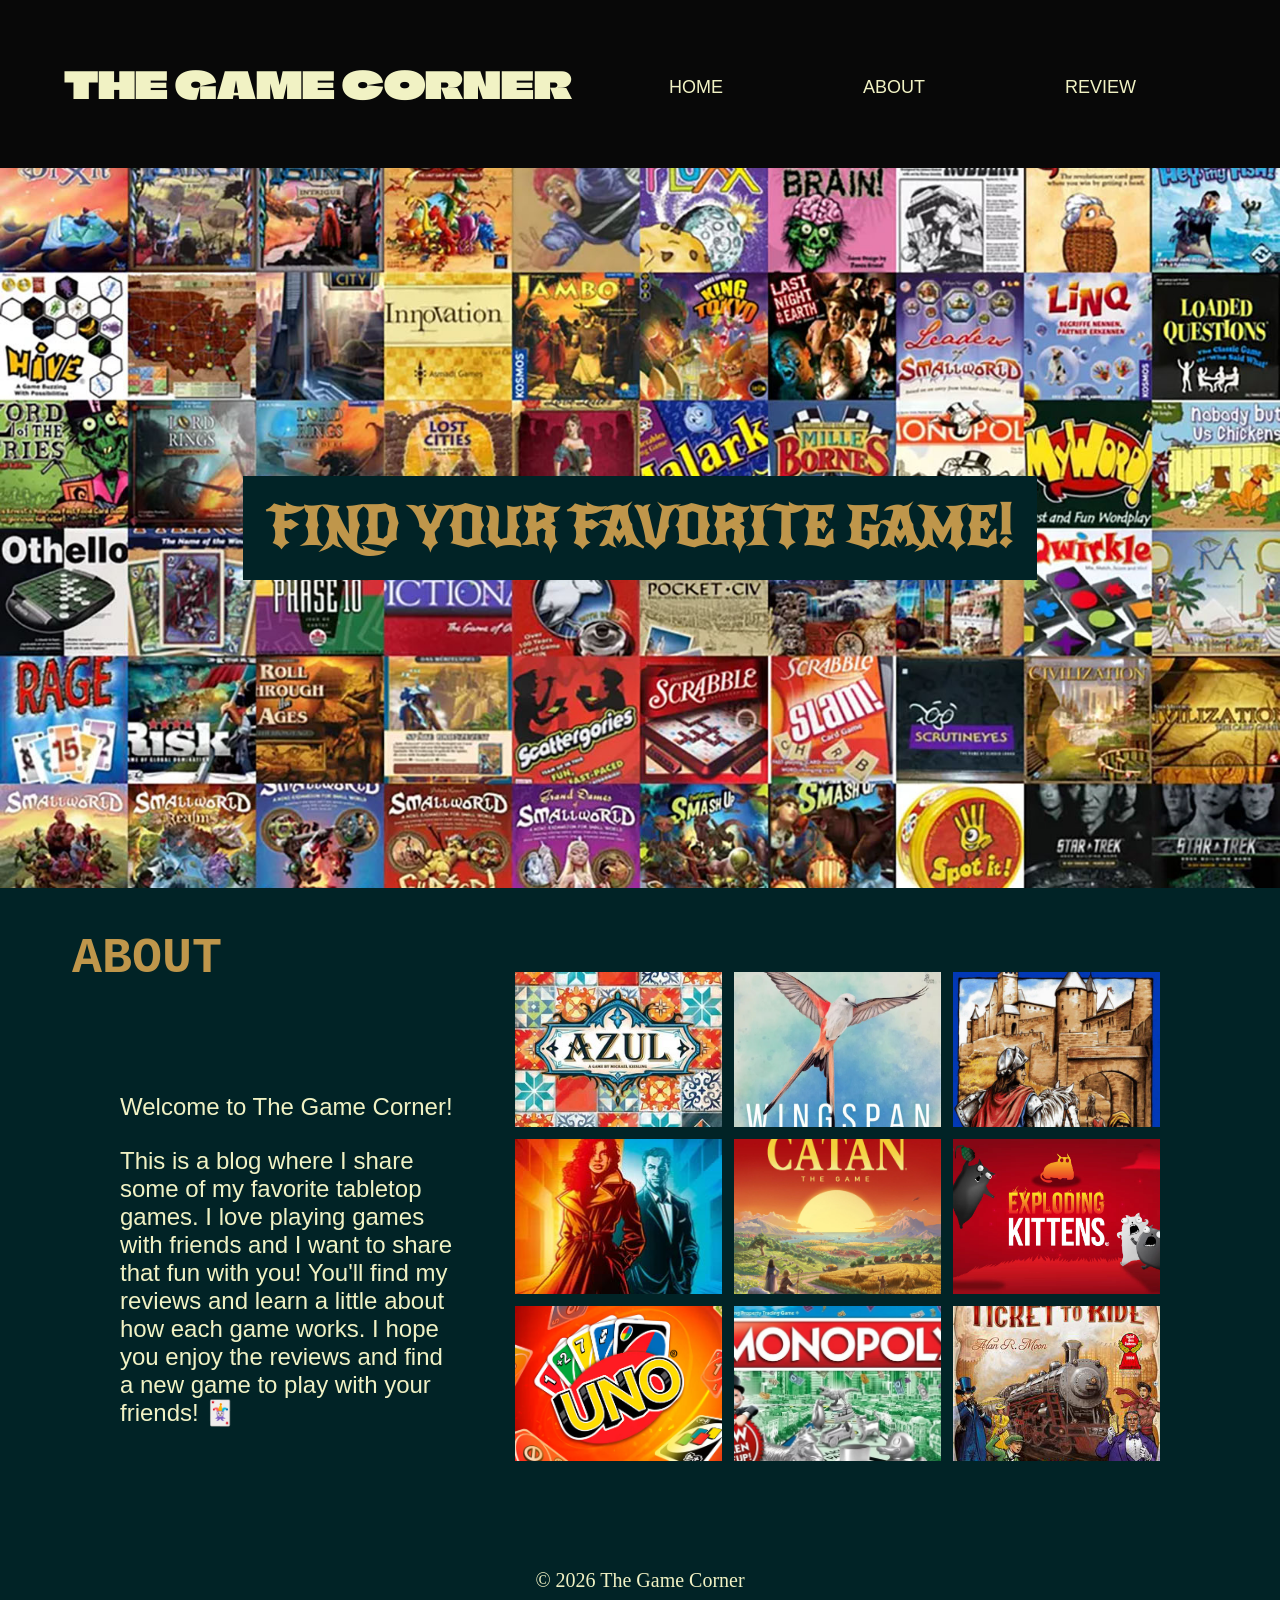
<file: index.html>
<html>
    <head>
        <meta charset="utf-8">
        <meta http-equiv="X-UA-Compatible" content="IE=edge">
        <title>The blog</title>
        <meta name="description" content="">
        <meta name="viewport" content="width=device-width, initial-scale=1">
        <link rel="stylesheet" href="style.css">
    </head>
    <body>
       <header class="header">
           <a class="logo" href="index.html">THE GAME CORNER</a>
           <nav class="nav" aria-label="Main navigation">
               <a class="active" href="#home" aria-current="page">HOME</a>
               <a href="#about">ABOUT</a>
               <a href="review.html">REVIEW</a>
           </nav>
       </header>
           <section class="home" id="home">
               <h1>FIND YOUR FAVORITE GAME!</h1>
           </section>

           <section class="about" id="about">
               <h2>ABOUT</h2>
               <div class="details">
                   <div class="copy">
                       <p>Welcome to The Game Corner! </p>
                       <p>This is a blog where I share some of my favorite tabletop games. 
                         I love playing games with friends and I want to share that fun with you! 
                         You'll find my reviews and learn a little about how each game works.
                         I hope you enjoy the reviews and find a new game to play with your friends! 🃏
                       </p>
                   </div>

                   <div class="gallery">
                       <img src="img/Azul.jpg" alt="Azul game">
                       <img src="img/boardgame2.jpg" alt="Board game">
                       <img src="img/Carcassonne.jpg" alt="Carcassonne game">
                       <img src="img/Codenames.jpg" alt="Codenames game">
                       <img src="img/catan.jpg" alt="Catan game">
                       <img src="img/Exploding Kittens.jpg" alt="Exploding Kittens game">
                       <img src="img/UNO.jpg" alt="UNO game">
                       <img src="img/Monopoly.jpg" alt="Monopoly game">
                       <img src="img/Ticket to Ride.jpg" alt="Ticket to Ride game">
                   </div>
                   
               </div>
               <footer class="foot">© 2026 The Game Corner</footer>
           </section>
    </body>
</html>
</file>
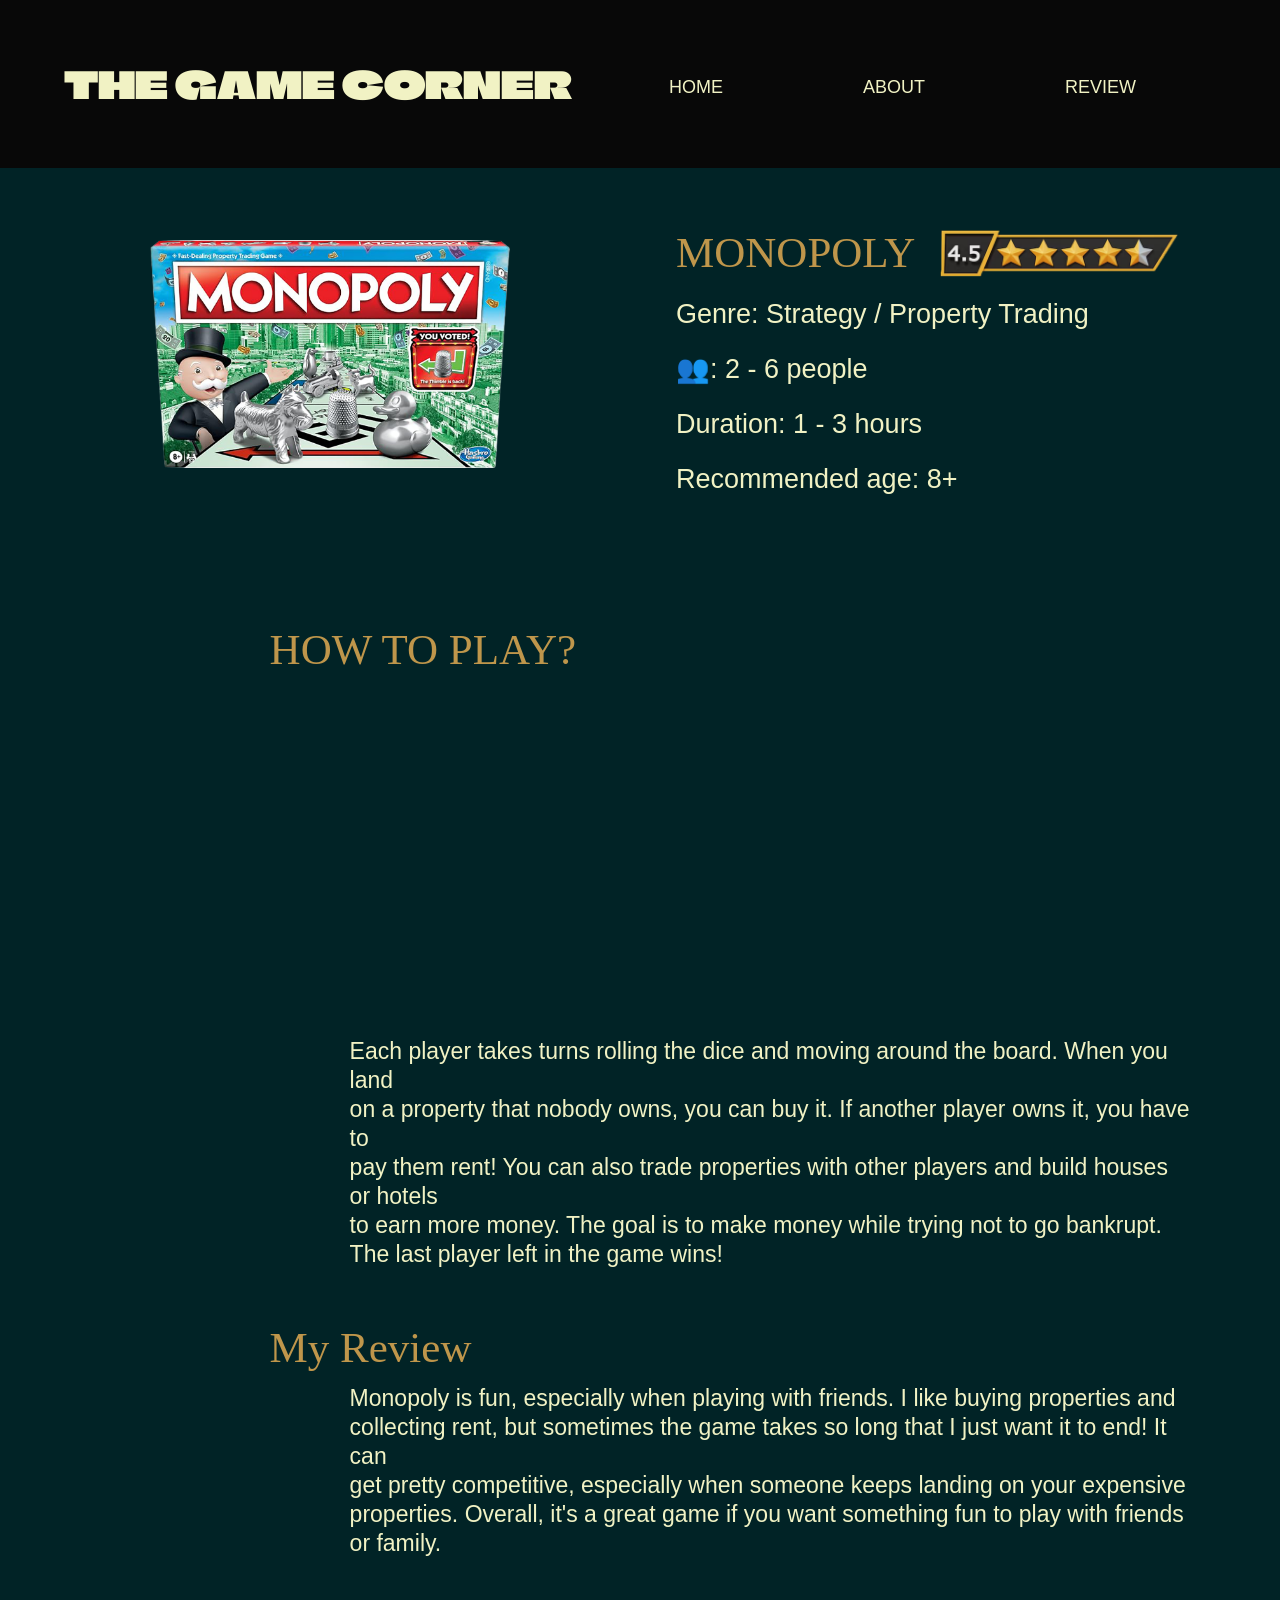
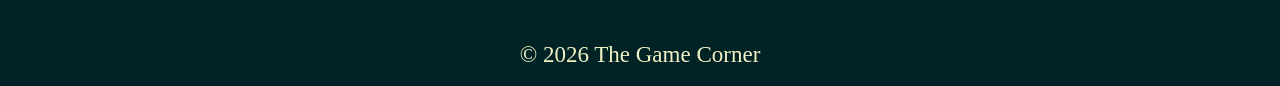
<file: game1.html>
<html>
    <head>
        <meta charset="utf-8">
        <meta http-equiv="X-UA-Compatible" content="IE=edge">
        <title>Monopoly </title>
        <meta name="description" content="">
        <meta name="viewport" content="width=device-width, initial-scale=1">
        <link rel="stylesheet" href="style3.css">
    </head>
    <body>
       
        <header class="header">
           <a class="logo" href="index.html">THE GAME CORNER</a>
           <nav class="nav" aria-label="Main navigation">
               <a href="index.html#home">HOME</a>
               <a href="index.html#about">ABOUT</a>
               <a class="active" href="review.html" aria-current="page">REVIEW</a>
           </nav>
       </header>

        <section class="game">
            <img class="photo" src="img/monopoly.png" alt="Monopoly board game">
            <div class="info">
                <div class="titleline">
                    <h1>MONOPOLY</h1>
                    <img src="img/star.png" alt="rating">
                </div>
                <br>
                <p> Genre: Strategy / Property Trading </p>
                <p> 👥: 2 - 6 people </p>  
                <p> Duration: 1 - 3 hours </p>
                <p> Recommended age: 8+ </p>
            </div>

            <br>
            <br>
            <br>

            <div class="how">

                <h2>HOW TO PLAY?</h2>

                <div class="video">
                    <iframe src="https://www.youtube.com/embed/3Wtbkbos5nc" title="How to play Monopoly" allowfullscreen></iframe>
                </div>

                <p> Each player takes turns rolling the dice and moving around the board. When you land <br>
                    on a property that nobody owns, you can buy it. If another player owns it, you have to <br>
                    pay them rent! You can also trade properties with other players and build houses or hotels <br> 
                    to earn more money. The goal is to make money while trying not to go bankrupt. <br>
                    The last player left in the game wins!
                </p>

                <br>
                <br>
                <br>

                <h2> My Review</h2>
                <p> Monopoly is fun, especially when playing with friends. I like buying properties and <br>
                    collecting rent, but sometimes the game takes so long that I just want it to end! It can<br>
                    get pretty competitive, especially when someone keeps landing on your expensive<br> 
                    properties. Overall, it's a great game if you want something fun to play with friends or family.
                </p>
                <br>

            </div>
        </section>
        <footer class="foot">© 2026 The Game Corner</footer>

    </body>
</html>
</file>
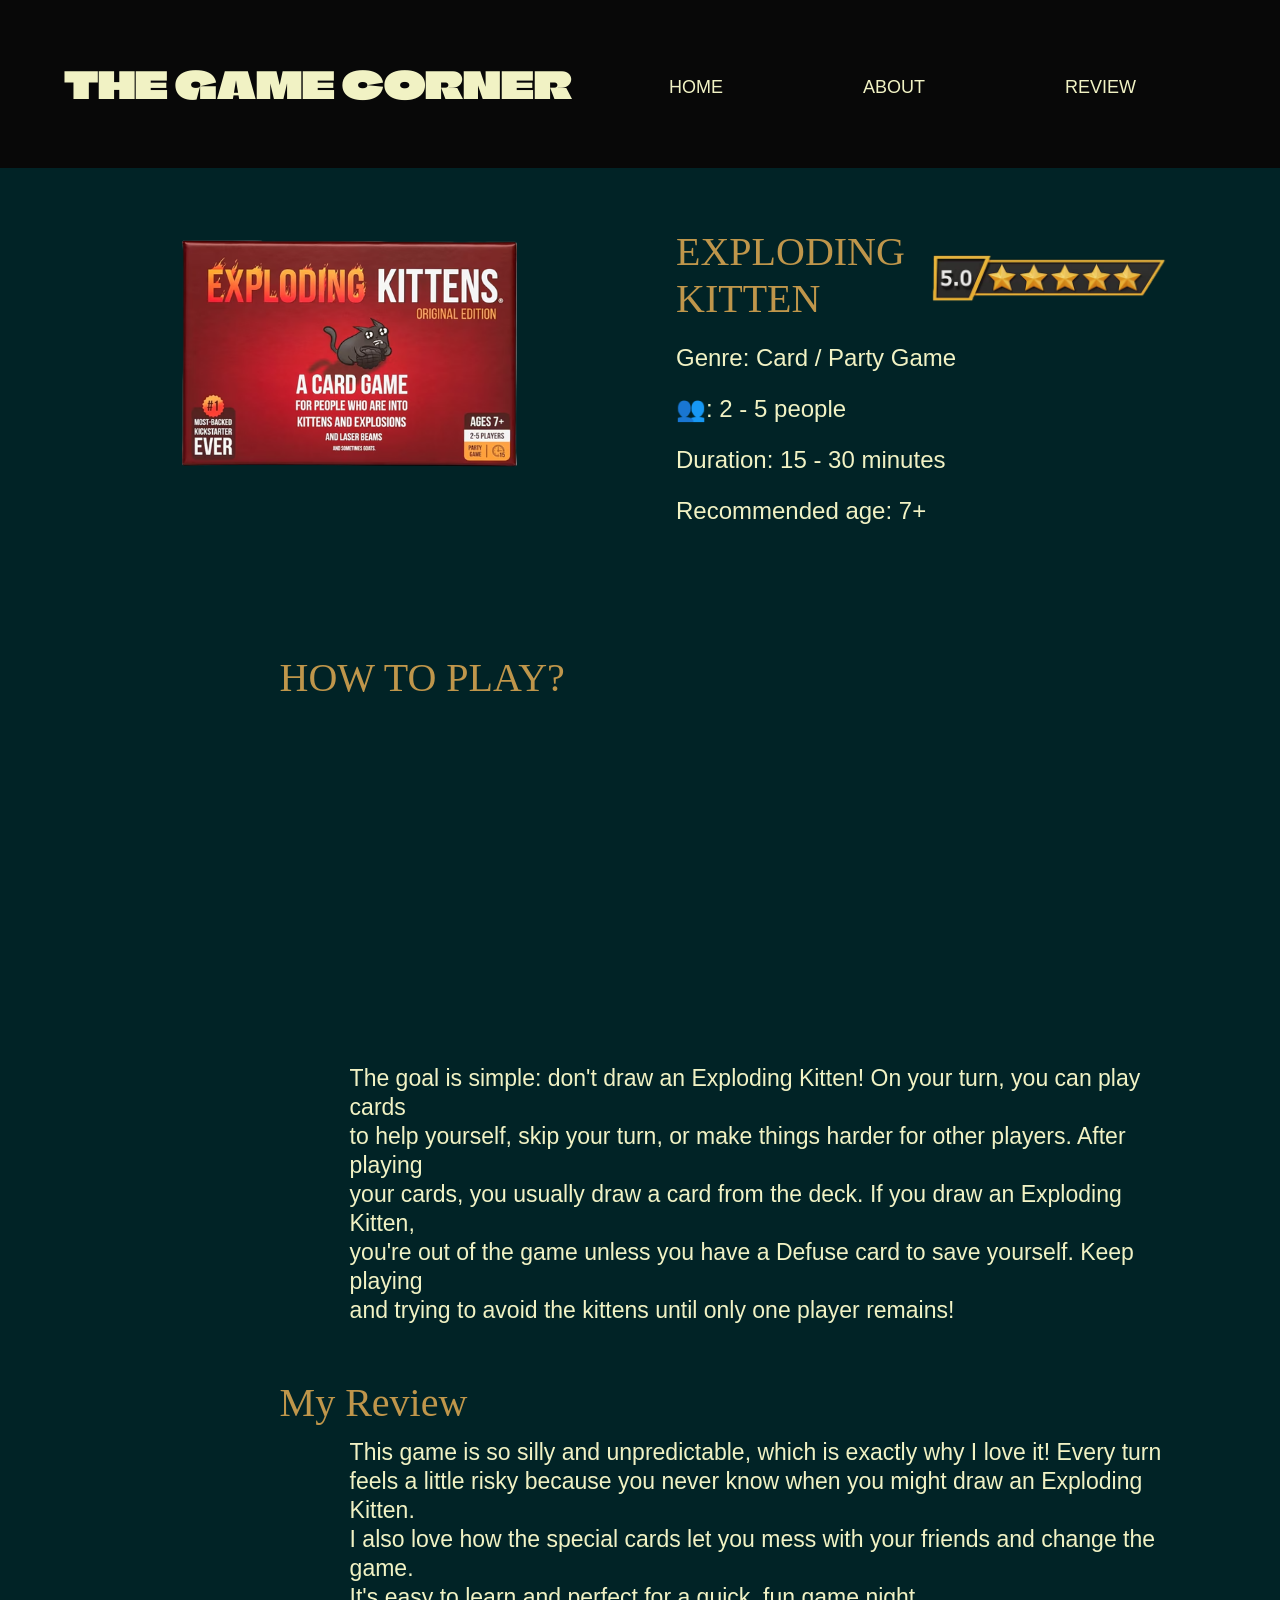
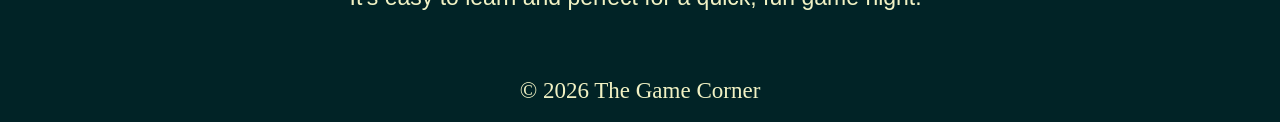
<file: game2.html>
<html>
    <head>
        <meta charset="utf-8">
        <meta http-equiv="X-UA-Compatible" content="IE=edge">
        <title>The blog</title>
        <meta name="description" content="">
        <meta name="viewport" content="width=device-width, initial-scale=1">
        <link rel="stylesheet" href="style4.css">
    </head>
    <body>
        <header class="header">
           <a class="logo" href="index.html">THE GAME CORNER</a>
           <nav class="nav" aria-label="Main navigation">
               <a href="index.html#home">HOME</a>
               <a href="index.html#about">ABOUT</a>
               <a class="active" href="review.html" aria-current="page">REVIEW</a>
           </nav>
       </header>

        <section class="game">
            <img class="photo" src="img/explodingkitten.png" alt="Exploding Kitten">
            <div class="info">
                <div class="titleline">
                    <h1>EXPLODING KITTEN</h1>
                    <img src="img/5star.png" alt="5-star rating">
                </div>
                <br>
                <p>Genre: Card / Party Game</p>
                <p> 👥: 2 - 5 people </p>
                <p> Duration: 15 - 30 minutes </p>
                <p> Recommended age: 7+ </p>
            </div>

            <br>
            <br>
            <br>

            <div class="how">
                <h2>HOW TO PLAY?</h2>
                <div class="video">
                    <iframe src="https://www.youtube.com/embed/rcVpTb-iPoQ" title="How to play Exploding Kittens" allowfullscreen></iframe>
                </div>
                <p>The goal is simple: don't draw an Exploding Kitten! On your turn, you can play cards <br>
                    to help yourself, skip your turn, or make things harder for other players. After playing <br>
                    your cards, you usually draw a card from the deck. If you draw an Exploding Kitten, <br> 
                    you're out of the game unless you have a Defuse card to save yourself. Keep playing <br> 
                    and trying to avoid the kittens until only one player remains!
                </p>
                
                <br>
                <br>
                <br>

                <h2> My Review</h2>
                <p> This game is so silly and unpredictable, which is exactly why I love it! Every turn<br> 
                    feels a little risky because you never know when you might draw an Exploding Kitten. <br>
                    I also love how the special cards let you mess with your friends and change the game.<br> 
                    It's easy to learn and perfect for a quick, fun game night.
                </p>
            </div>
        </section>
        <footer class="foot">© 2026 The Game Corner</footer>

    </body>
</html>
</file>
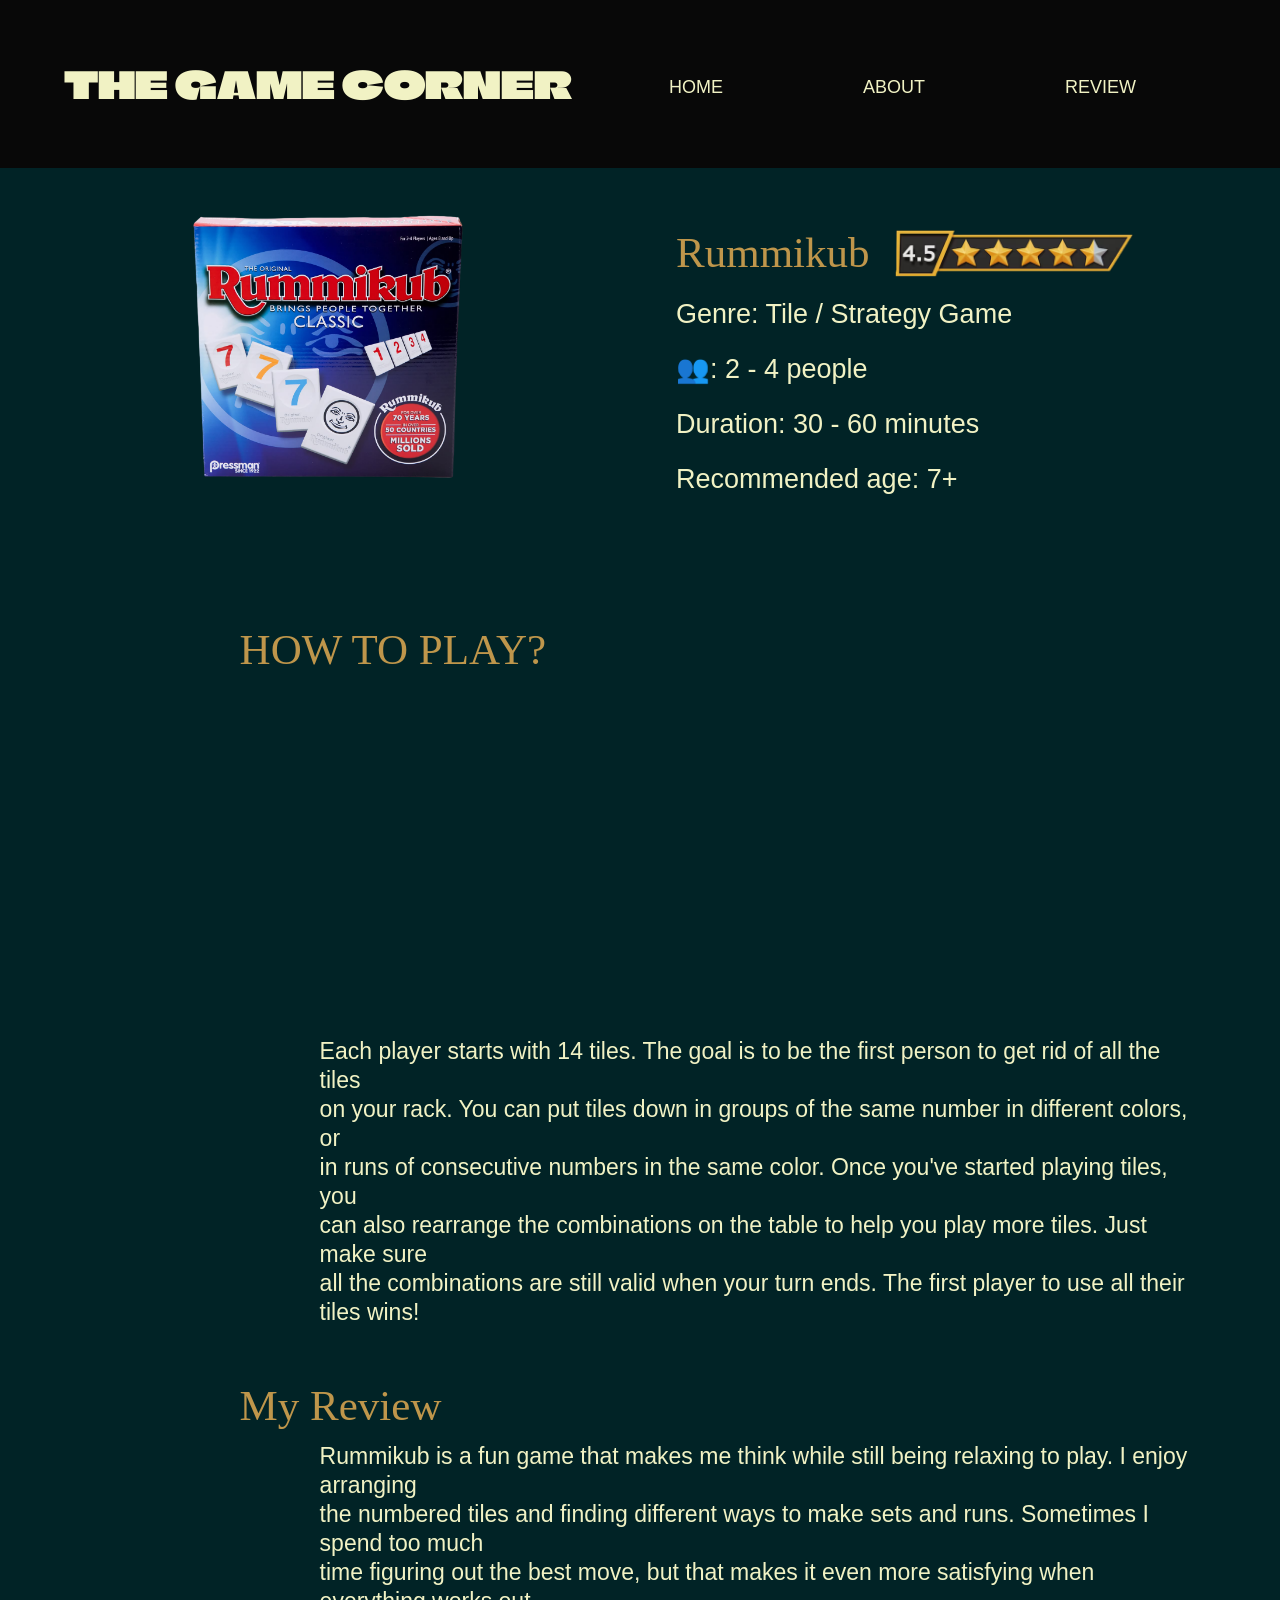
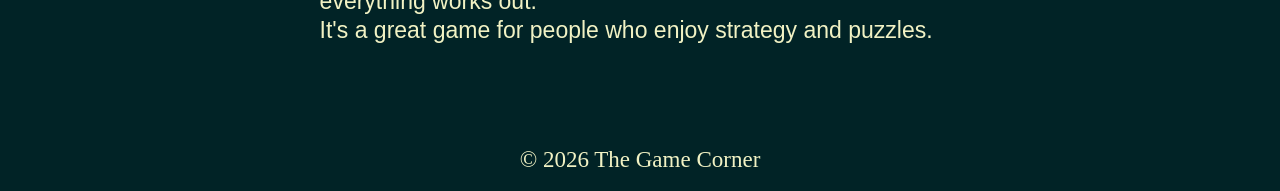
<file: game3.html>
<html>
    <head>
        <meta charset="utf-8">
        <meta http-equiv="X-UA-Compatible" content="IE=edge">
        <title>The blog</title>
        <meta name="description" content="">
        <meta name="viewport" content="width=device-width, initial-scale=1">
        <link rel="stylesheet" href="style5.css">
    </head>
    <body>
       
        <header class="header">
           <a class="logo" href="index.html">THE GAME CORNER</a>
           <nav class="nav" aria-label="Main navigation">
               <a href="index.html#home">HOME</a>
               <a href="index.html#about">ABOUT</a>
               <a class="active" href="review.html" aria-current="page">REVIEW</a>
           </nav>
       </header>

        <section class="game">
            <img class="photo" src="img/rummikub.png" alt="Rummikub game">
            <div class="info">
                <div class="titleline">
                    <h1>Rummikub</h1>
                    <img src="img/star.png" alt="rating">
                </div>
                <br>
                <p> Genre: Tile / Strategy Game </p>
                <p> 👥: 2 - 4 people </p>  
                <p> Duration: 30 - 60 minutes </p>
                <p> Recommended age: 7+ </p>
            </div>

            <br>
            <br>
            <br>

            <div class="how">

                <h2>HOW TO PLAY?</h2>

                <div class="video">
                    <iframe src="https://www.youtube.com/embed/v3_bbIA-W0U" title="How to play Rummikub" allowfullscreen></iframe>
                </div>

                <p> Each player starts with 14 tiles. The goal is to be the first person to get rid of all the tiles <br>
                    on your rack. You can put tiles down in groups of the same number in different colors, or <br>
                    in runs of consecutive numbers in the same color. Once you've started playing tiles, you <br> 
                    can also rearrange the combinations on the table to help you play more tiles. Just make sure <br> 
                    all the combinations are still valid when your turn ends. The first player to use all their tiles wins!
                </p>

                <br>
                <br>
                <br>

                <h2> My Review</h2>
                <p> Rummikub is a fun game that makes me think while still being relaxing to play. I enjoy arranging<br> 
                    the numbered tiles and finding different ways to make sets and runs. Sometimes I spend too much <br>
                    time figuring out the best move, but that makes it even more satisfying when everything works out. <br>
                    It's a great game for people who enjoy strategy and puzzles.
                </p>
                
                <br>
                <br>

            </div>
        </section>
        <footer class="foot">© 2026 The Game Corner</footer>

    </body>
</html>
</file>
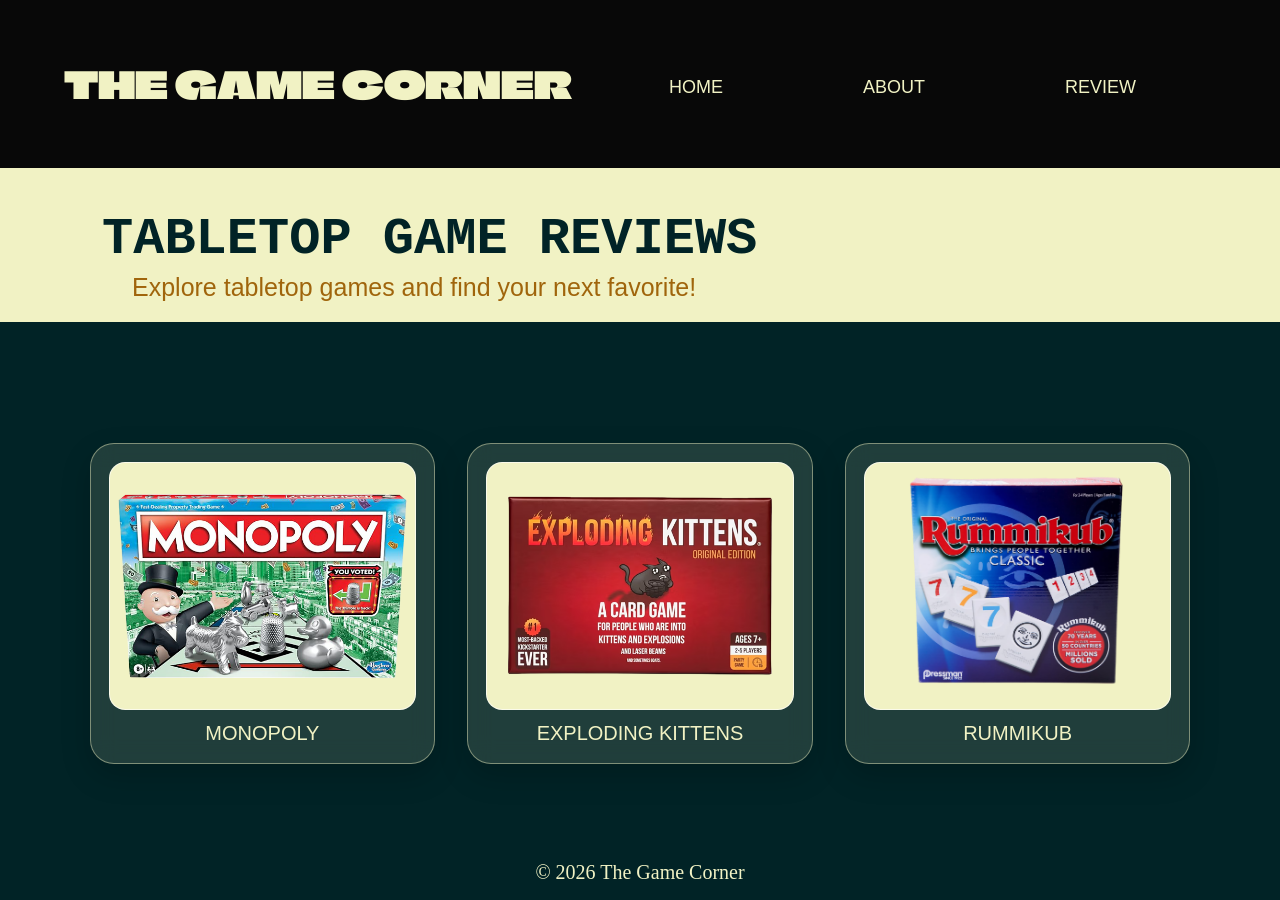
<file: review.html>
<html>
    <head>
        <meta charset="utf-8">
        <meta http-equiv="X-UA-Compatible" content="IE=edge">
        <title>Game Reviews</title>
        <meta name="description" content="">
        <meta name="viewport" content="width=device-width, initial-scale=1">
        <link rel="stylesheet" href="style2.css">
    </head>
    <body>
        <header class="header">
           <a class="logo" href="index.html">THE GAME CORNER</a>
           <nav class="nav" aria-label="Main navigation">
               <a href="index.html#home">HOME</a>
               <a href="index.html#about">ABOUT</a>
               <a class="active" href="review.html" aria-current="page">REVIEW</a>
           </nav>
       </header>

           <section class="intro">
               <h1>TABLETOP GAME REVIEWS</h1>
               <p>Explore tabletop games and find your next favorite!</p>
           </section>

           <section class="reviews">
               <div class="cards">
                   <div class="card">
                       <a href="game1.html"><img src="img/monopoly.png" alt="Monopoly game"></a>
                       <p>MONOPOLY</p>
                   </div>
                   <div class="card">
                       <a href="game2.html"><img src="img/explodingkitten.png" alt="Exploding Kittens game"></a>
                       <p>EXPLODING KITTENS</p>
                   </div>
                   <div class="card">
                       <a href="game3.html"><img src="img/rummikub.png" alt="Rummikub game"></a>
                       <p>RUMMIKUB</p>
                   </div>
               </div>
               <footer class="foot">© 2026 The Game Corner</footer>
           </section>

    </body>
</html>
</file>
<file: style.css>
* {
	box-sizing: border-box;
}

@font-face {
	font-family: "Climate Crisis";
	src: url("font/ClimateCrisis.ttf");
}

@font-face {
	font-family: "New Rocker";
	src: url("font/NewRocker.ttf");
}

html {
	scroll-behavior: smooth;
	scroll-padding-top: 168px;
}

body {
	margin: 0;
	padding-top: 168px;
	background: #070e02;
	color: #fff;
}

.header {
	position: fixed;
	z-index: 10;
	top: 0;
	right: 0;
	left: 0;
	display: flex;
	height: 168px;
	align-items: center;
	justify-content: space-between;
	gap: 24px;
	padding: 24px 64px;
	background: #080808;
}

.logo {
	color: #F1F2C4;
	font-size: 37px;
	font-family: "Climate Crisis", sans-serif;
	text-decoration: none;
	white-space: nowrap;
}

.nav {
	display: flex;
	align-items: center;
	gap: 140px;
	padding: 0 80px 2px 0;
	margin-top: 8px;
}

.nav a {
	color: #F1F2C4;
	font-size: 18px;
	font-family: Verdana, sans-serif;
	text-decoration: none;
}

.nav a:hover {
	color: #BF964B;
}

.home {
	display: flex;
	min-height: 80vh;
	align-items: center;
	justify-content: center;
	padding: 34px 24px;
	background-image: url("img/gamebackground.jpg");
	background-position: center;
	background-repeat: no-repeat;
	background-size: cover;
	text-align: center;
}

.home h1 {
	display: inline-block;
	margin: 0;
	padding: 20px 24px;
	background: #012326;
	color: #BF964B;
	font-size: 52px;
	font-family: "New Rocker", serif;
}

.about {
	display: flex;
	min-height: 80vh;
	flex-direction: column;
	padding: 42px 72px 16px;
	background: #012326;
	color: #F1F2C4;
}

.about h2 {
	margin: 0 0 22px;
	color: #BF964B;
	font-size: 50px;
	font-family: "Courier New", monospace;
}

.details {
	display: grid;
	grid-template-columns: minmax(0, 1fr) 645px;
	align-items: start;
	gap: 60px;
	padding: 0 48px;
	margin-top: 24px;
}

.copy {
	max-width: 620px;
	margin-top: 60px;
}

.copy p {
	margin: 0 0 26px;
	font-size: 24px;
	font-family: Arial, sans-serif;
	color: #F1F2C4;
}

.gallery {
	display: grid;
	grid-template-columns: repeat(3, 1fr);
	gap: 12px;
	margin-top: -61px;
}

.gallery img {
	display: block;
	width: 100%;
	height: 155px;
	object-fit: cover;
}

.foot {
	margin-top: auto;
	padding-top: 18px;
	font-size: 20px;
	text-align: center;
}
</file>
<file: style3.css>
* {
	box-sizing: border-box;
}

@font-face {
	font-family: "Climate Crisis";
	src: url("font/ClimateCrisis.ttf");
}

body {
	display: flex;
	min-height: 100vh;
	flex-direction: column;
	margin: 0;
	padding-top: 168px;
	background: #012326;
	color: #F1F2C4;
}

.header {
	position: fixed;
	z-index: 10;
	top: 0;
	right: 0;
    left: 0;
	display: flex;
	height: 168px;
	align-items: center;
	justify-content: space-between;
	gap: 24px;
	padding: 24px 64px;
	background: #080808;
}

.logo {
	color: #F1F2C4;
	font-size: 37px;
	font-family: "Climate Crisis", sans-serif;
	text-decoration: none;
	white-space: nowrap;
}

.nav {
	display: flex;
	align-items: center;
	gap: 140px;
	padding: 0 80px 2px 0;
	margin-top: 8px;
}

.nav a {
	color:  #F1F2C4;
	font-size: 18px;
	font-family: Verdana, sans-serif;
	text-decoration: none;
}

.nav a:hover {
	color: #BF964B;
}

.game {
	display: grid;
	flex: 1;
	grid-template-columns: 1fr 1fr;
	grid-column-gap: 72px;
	grid-row-gap: 28px;
	width: 100%;
	padding: 40px 7% 48px;
}

.photo {
	display: block;
	width: 100%;
	max-width: 360px;
	height: 292px;
	margin-left: 60px;
	object-fit: contain;
}

.info {
	display: grid;
	grid-template-columns: max-content minmax(0, 1fr);
	align-items: center;
	column-gap: 18px;
	margin-top: 20px;
}

.info h1,
.how h2 {
	margin: 0 0 24px;
	color: #BF964B;
	font-size: 43px;
	font-weight: normal;
}

.titleline {
	display: flex;
	grid-column: 1 / -1;
	align-items: center;
	gap: 24px;
}

.info h1 {
	margin: 0;
}

.titleline img {
	display: block;
	width: 240px;
	height: auto;
}


.info p {
	grid-column: 1 / -1;
	margin: 0 0 16px;
	font-size: 27px;
	font-family: Arial, sans-serif;
	line-height: 39px;
}

.how p {
	margin: 0;
	margin-left: 80px;
	font-size: 23px;
	font-family: Arial, sans-serif;
	line-height: 29px;
}

.how {
	grid-column: 1/3;
	margin-left: 180px;
}

.how h2 {
	margin-bottom: 12px;
}

.video {
	width: 560px;
	max-width: calc(100% - 100px);
	aspect-ratio: 16 / 9;
	margin: 24px 0 0 220px;
}

.video iframe {
	width: 100%;
	height: 100%;
	border: 0;
	border-radius: 12px;
}

.video + p {
	margin-top: 24px;
}

.foot {
	margin-top: auto;
	padding: 18px 16px;
	font-size: 23px;
	text-align: center;
}
</file>
<file: style4.css>
* {
	box-sizing: border-box;
}

@font-face {
	font-family: "Climate Crisis";
	src: url("font/ClimateCrisis.ttf");
}

body {
	display: flex;
	min-height: 100vh;
	flex-direction: column;
	margin: 0;
	padding-top: 168px;
	background: #012326;
	color: #F1F2C4;
}

.header {
	position: fixed;
	z-index: 10;
	top: 0;
	right: 0;
    left: 0;
	display: flex;
	height: 168px;
	align-items: center;
	justify-content: space-between;
	gap: 24px;
	padding: 24px 64px;
	background: #080808;
}

.logo {
	color: #F1F2C4;
	font-size: 37px;
	font-family: "Climate Crisis", sans-serif;
	text-decoration: none;
	white-space: nowrap;
}

.nav {
	display: flex;
	align-items: center;
	gap: 140px;
	padding: 0 80px 2px 0;
	margin-top: 8px;
}

.nav a {
	color:  #F1F2C4;
	font-size: 18px;
	font-family: Verdana, sans-serif;
	text-decoration: none;
}

.nav a:hover {
	color: #BF964B;
}

.game {
	display: grid;
	flex: 1;
	grid-template-columns: 1fr 1fr;
	grid-column-gap: 72px;
	grid-row-gap: 28px;
	width: 100%;
	padding: 40px 7% 48px;
}

.photo {
	display: block;
	width: 100%;
	max-width: 360px;
	height: 292px;
	margin-left: 80px;
	object-fit: contain;
}

.info {
	display: grid;
	grid-template-columns: max-content minmax(0, 1fr);
	align-items: center;
	column-gap: 18px;
	margin-top: 20px;
}

.info h1,
.how h2 {
	margin: 0 0 24px;
	color: #BF964B;
	font-size: 40px;
	font-weight: normal;
}

.titleline {
	display: flex;
	grid-column: 1 / -1;
	align-items: center;
	gap: 24px;
}

.info h1 {
	margin: 0;
}

.titleline img {
	display: block;
	width: 240px;
	height: auto;
    margin-right: 87px;
    margin-top: 5px;
}

.info p {
	grid-column: 1 / -1;
	margin: 0 0 16px;
	font-size: 24px;
	font-family: Arial, sans-serif;
	line-height: 35px;
}

.how p {
	margin: 0;
	margin-left: 80px;
	position: relative;
	left: -10px;
	font-size: 23px;
	font-family: Arial, sans-serif;
	line-height: 29px;
}

.how {
	grid-column: 1/3;
	margin-left: 190px;
}

.how h2 {
	margin-bottom: 12px;
}

.video {
	width: 560px;
	max-width: calc(100% - 100px);
	aspect-ratio: 16 / 9;
	margin: 24px 0 0 220px;
}

.video iframe {
	width: 100%;
	height: 100%;
	border: 0;
	border-radius: 12px;
}

.video + p {
	margin-top: 24px;
}

.foot {
	margin-top: auto;
	padding: 18px 16px;
	font-size: 23px;
	text-align: center;
}
</file>
<file: style5.css>
* {
	box-sizing: border-box;
}

@font-face {
	font-family: "Climate Crisis";
	src: url("font/ClimateCrisis.ttf");
}

body {
	display: flex;
	min-height: 100vh;
	flex-direction: column;
	margin: 0;
	padding-top: 168px;
	background: #012326;
	color: #F1F2C4;
}

.header {
	position: fixed;
	z-index: 10;
	top: 0;
	right: 0;
    left: 0;
	display: flex;
	height: 168px;
	align-items: center;
	justify-content: space-between;
	gap: 24px;
	padding: 24px 64px;
	background: #080808;
}

.logo {
	color: #F1F2C4;
	font-size: 37px;
	font-family: "Climate Crisis", sans-serif;
	text-decoration: none;
	white-space: nowrap;
}

.nav {
	display: flex;
	align-items: center;
	gap: 140px;
	padding: 0 80px 2px 0;
	margin-top: 8px;
}

.nav a {
	color:  #F1F2C4;
	font-size: 18px;
	font-family: Verdana, sans-serif;
	text-decoration: none;
}

.nav a:hover {
	color: #BF964B;
}

.game {
	display: grid;
	flex: 1;
	grid-template-columns: 1fr 1fr;
	grid-column-gap: 72px;
	grid-row-gap: 28px;
	width: 100%;
	padding: 40px 7% 48px;
}

.photo {
	display: block;
	width: 100%;
	max-width: 360px;
	height: 292px;
	margin-left: 60px;
	object-fit: contain;
}

.info {
	display: grid;
	grid-template-columns: max-content minmax(0, 1fr);
	align-items: center;
	column-gap: 18px;
	margin-top: 20px;
}

.info h1,
.how h2 {
	margin: 0 0 24px;
	color: #BF964B;
	font-size: 43px;
	font-weight: normal;
}

.titleline {
	display: flex;
	grid-column: 1 / -1;
	align-items: center;
	gap: 24px;
}

.info h1 {
	margin: 0;
}

.titleline img {
	display: block;
	width: 240px;
	height: auto;
}

.info p {
	grid-column: 1 / -1;
	margin: 0 0 16px;
	font-size: 27px;
	font-family: Arial, sans-serif;
	line-height: 39px;
}

.how p {
	margin: 0;
	margin-left: 80px;
	font-size: 23px;
	font-family: Arial, sans-serif;
	line-height: 29px;
}

.how {
	grid-column: 1/3;
	margin-left: 150px;
}

.how h2 {
	margin-bottom: 12px;
}

.video {
	width: 560px;
	max-width: calc(100% - 100px);
	aspect-ratio: 16 / 9;
	margin: 24px 0 0 220px;
}

.video iframe {
	width: 100%;
	height: 100%;
	border: 0;
	border-radius: 12px;
}

.video + p {
	margin-top: 24px;
}

.foot {
	margin-top: auto;
	padding: 18px 16px;
	font-size: 23px;
	text-align: center;
}
</file>
<file: style2.css>
* {
	box-sizing: border-box;
}

@font-face {
	font-family: "Climate Crisis";
	src: url("font/ClimateCrisis.ttf");
}

body {
	display: flex;
	min-height: 100vh;
	flex-direction: column;
	margin: 0;
	padding-top: 168px;
	background: #060606;
	color: #fff;
}

.header {
	position: fixed;
	z-index: 10;
	top: 0;
	right: 0;
	left: 0;
	display: flex;
	height: 168px;
	align-items: center;
	justify-content: space-between;
	gap: 24px;
	padding: 24px 64px;
	background: #080808;
}

.logo {
	color: #F1F2C4;
	font-size: 37px;
	font-family: "Climate Crisis", sans-serif;
	text-decoration: none;
	white-space: nowrap;
}

.nav {
	display: flex;
	align-items: center;
	gap: 140px;
	padding: 0 80px 2px 0;
	margin-top: 8px;
}

.nav a {
	color:  #F1F2C4;
	font-size: 18px;
	font-family: Verdana, sans-serif;
	text-decoration: none;
}

.nav a:hover {
	color: #BF964B;
}

.intro {
	padding: 42px 72px 20px;
	background: #F1F2C4;
	color: #a0650c;
}

.intro h1 {
	margin: 0;
	color: #012326;
	font-size: 52px;
	font-family:'Courier New', monospace;
	font-weight: 700;
    margin-left: 30px;
}

.intro p {
	margin: 4px 0 0 60px;
	font-size: 25px;
	font-family: Arial, sans-serif;
}

.reviews {
	display: flex;
	flex: 1 0 auto;
	min-height: 55vh;
	flex-direction: column;
	justify-content: space-between;
	padding: 56px 7% 16px;
	background: #012326;
	color: #F1F2C4;
}

.cards {
	display: flex;
	align-items: center;
	gap: 32px;
	min-height: 420px;
	margin: auto 0;
}

.card {
	flex: 1 1 0;
	min-width: 0;
	margin: 0;
	padding: 18px;
	border: 1px solid rgba(241, 242, 196, 0.45);
	border-radius: 24px;
	background: rgba(241, 242, 196, 0.13);
	box-shadow: 0 12px 30px rgba(0, 0, 0, 0.18);
	backdrop-filter: blur(12px);
	text-align: center;
	transition: flex 300ms ease, transform 300ms ease, opacity 300ms ease, background 300ms ease;
}

.card > a {
	display: block;
	padding: 8px;
	border: 1px solid rgba(255, 255, 255, 0.65);
	border-radius: 16px;
	background: #F1F2C4;
}

.card img {
	display: block;
	width: 100%;
	height: 230px;
	margin: 0 auto;
	border-radius: 10px;
	object-fit: contain;
	transition: transform 300ms ease;
}

.card:hover {
	flex: 1.6 1 0;
	transform: translateY(-14px);
	background: rgba(241, 242, 196, 0.24);
}

.cards:hover .card:not(:hover) {
	flex: 0.7 1 0;
	transform: scale(0.9);
	opacity: 0.75;
}

.card:hover img {
	transform: scale(0.94);
}

.card p {
	margin: 12px 0 0;
	font-size: 20px;
	font-family: Arial, sans-serif;
}

.foot {
	padding-top: 32px;
	font-size: 20px;
	text-align: center;
}
</file>
